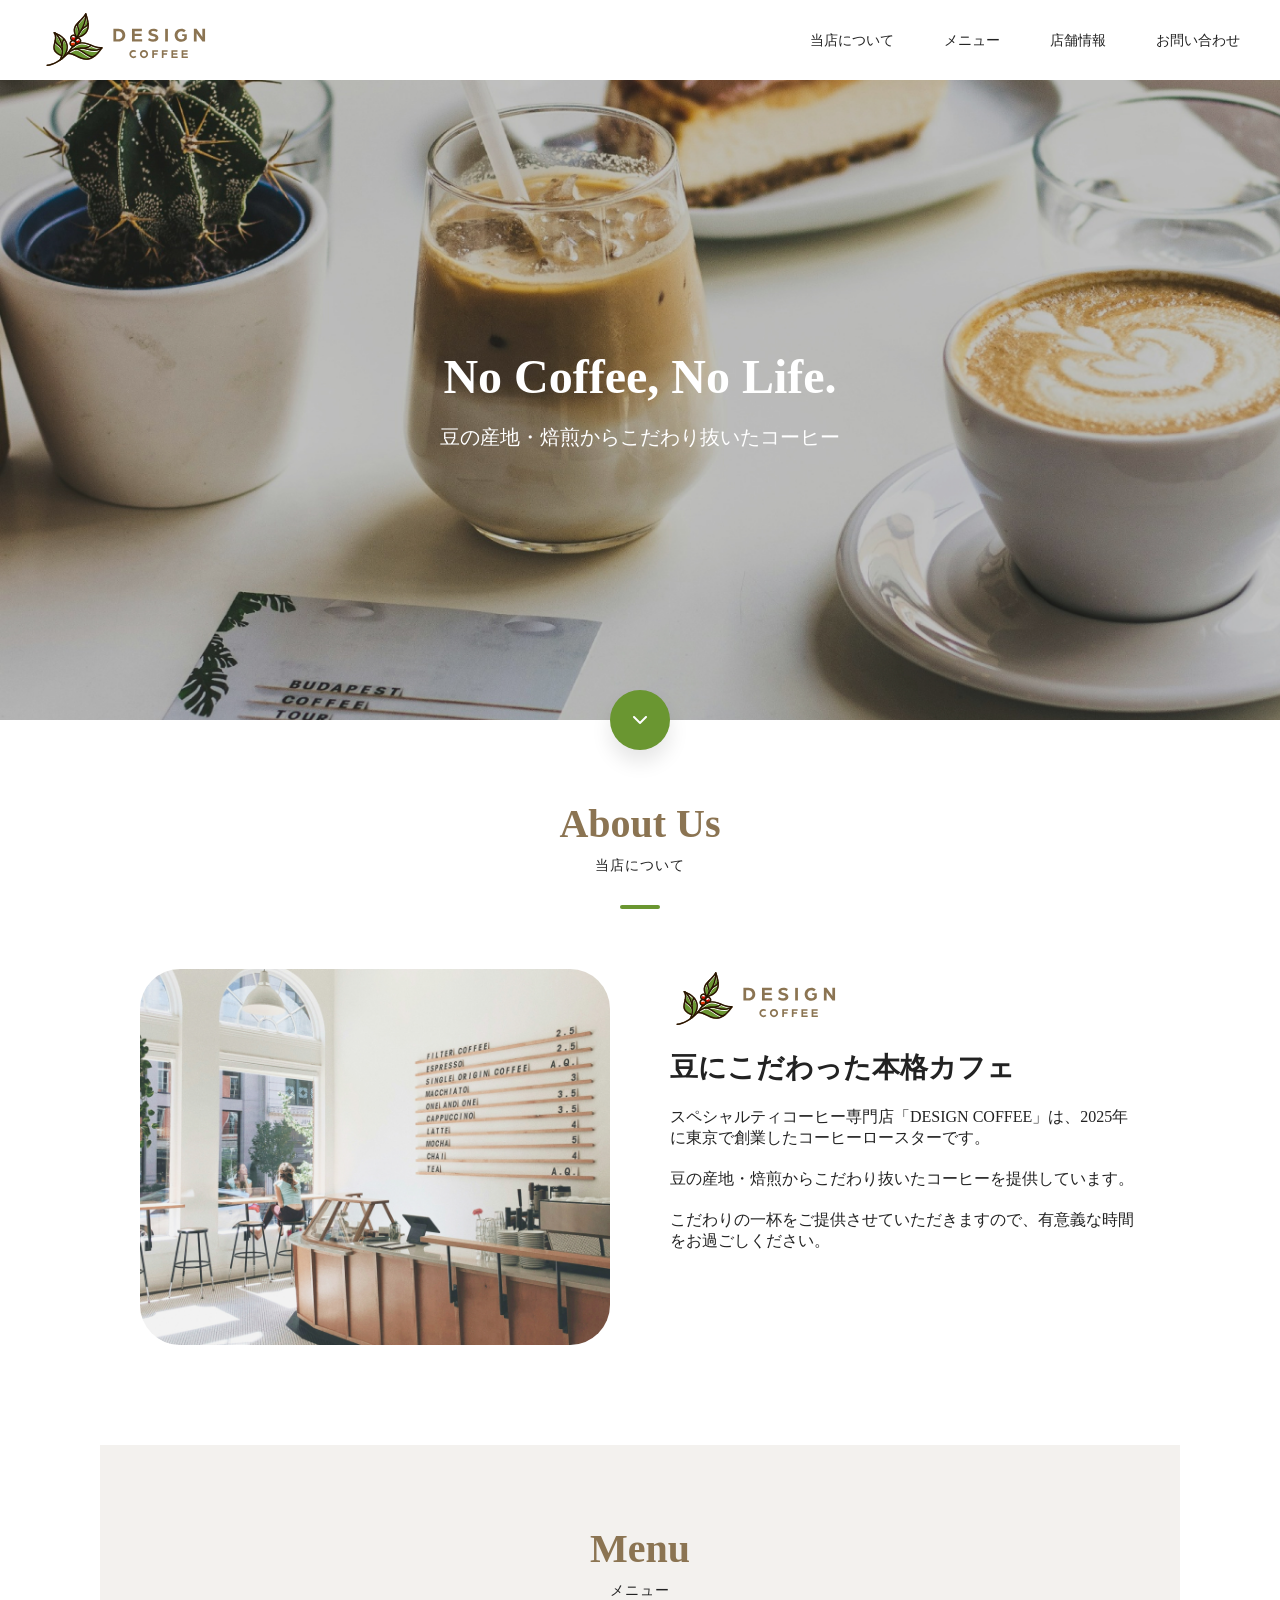
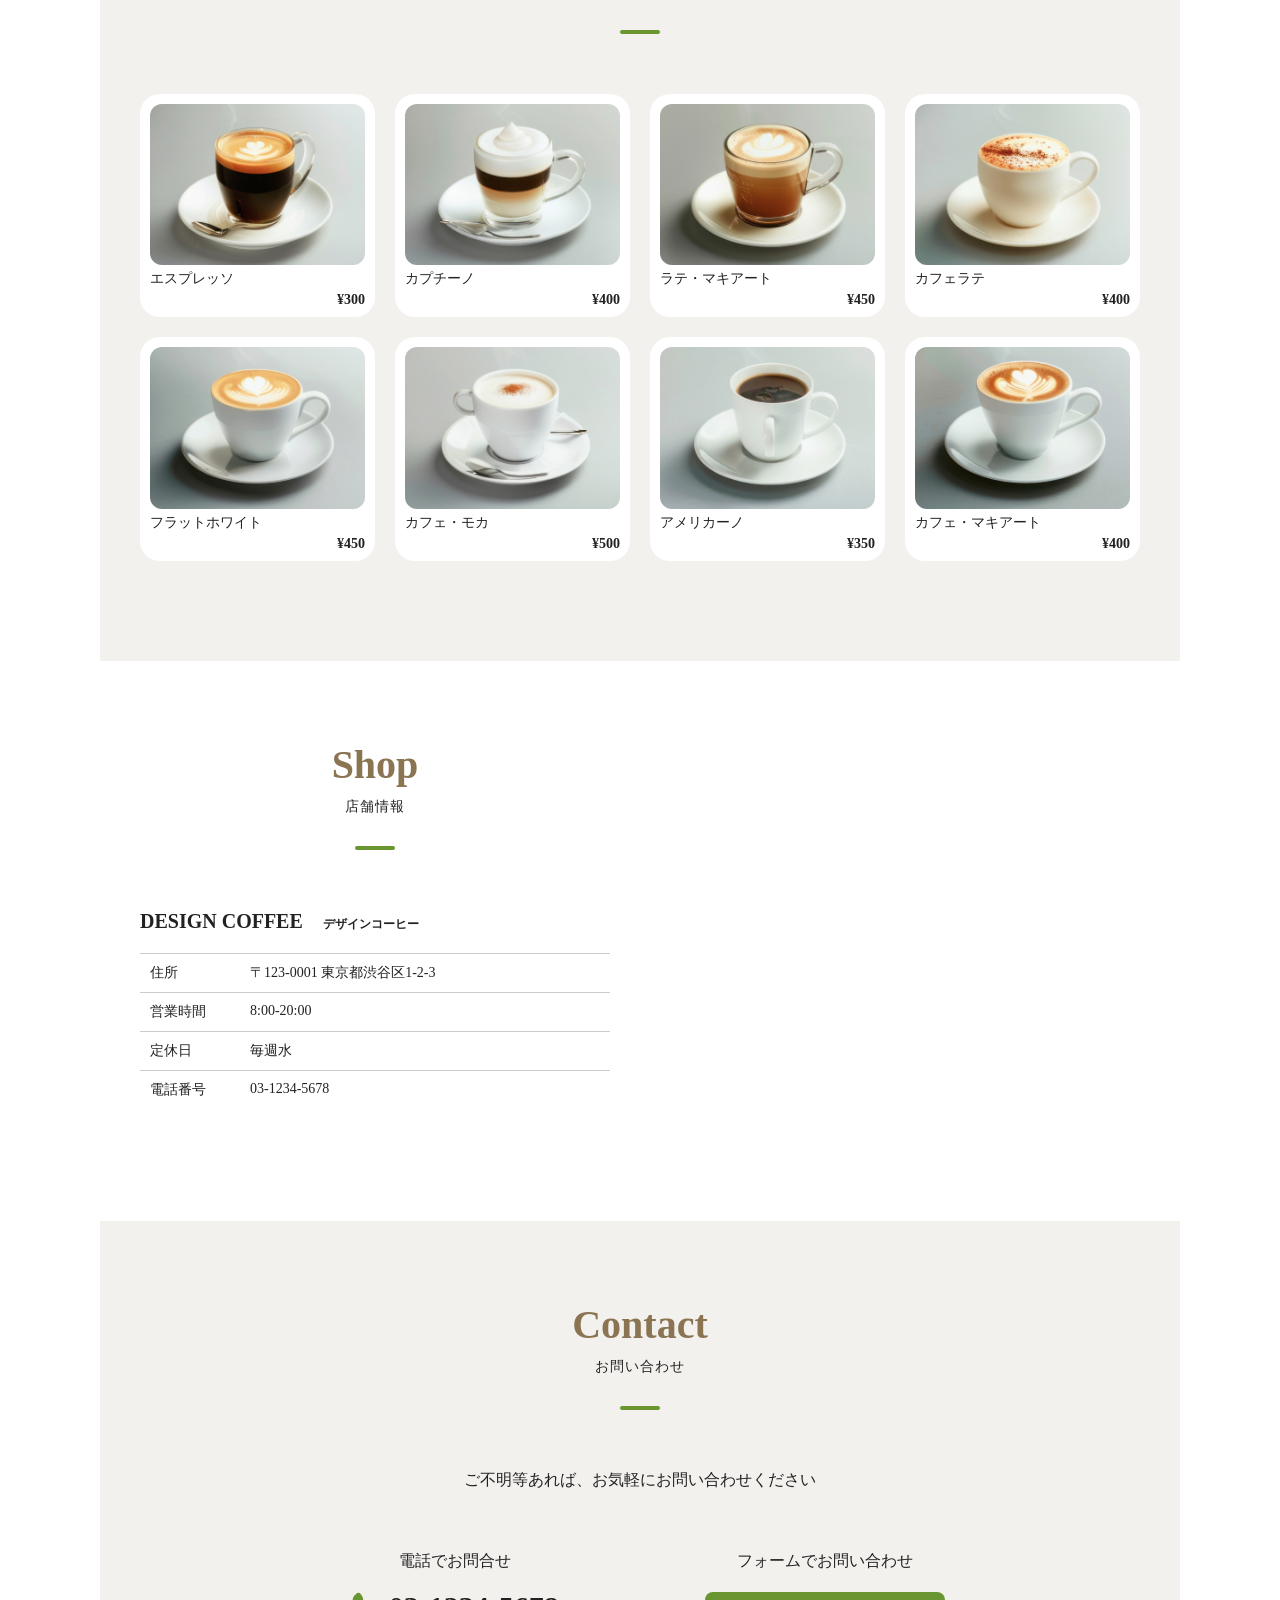
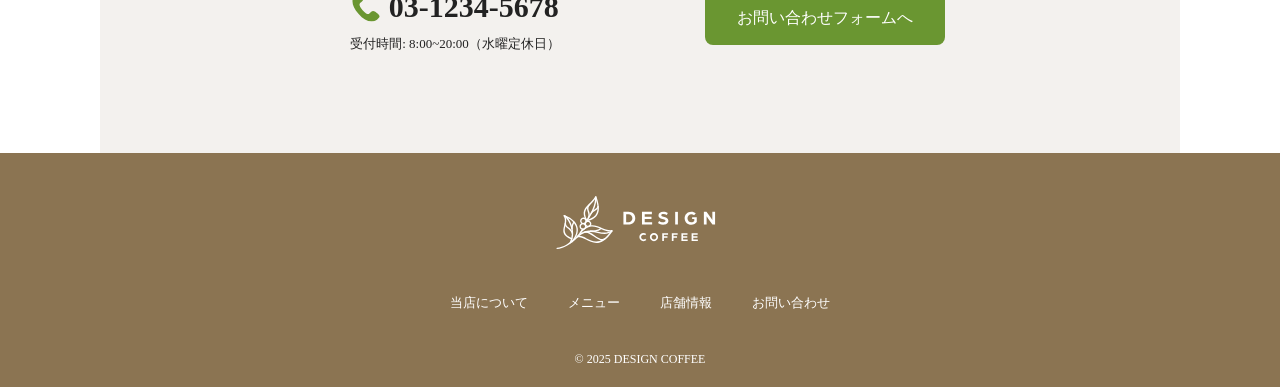
<file: index.html>
<!DOCTYPE html>
<html lang="ja">
<head>
  <meta charset="UTF-8">
  <meta name="viewport" content="width=device-width, initial-scale=1.0">
  <title>Document</title>
  <link rel="stylesheet" href="css/reset.css">
  <link rel="stylesheet" href="css/style.css">
</head>
<body>
  <header>
    <h1>
      <a href="index.html" class="logo">
        <img src="./img/logo.svg" alt="DESIGN COFFEEのロゴ">
      </a>
    </h1>
    <nav>
      <ul>
        <li><a href="index.html#about">当店について</a></li>
        <li><a href="index.html#menu">メニュー</a></li>
        <li><a href="index.html#shop">店舗情報</a></li>
        <li><a href="index.html#contact">お問い合わせ</a></li>
      </ul>
    </nav>
  </header>
  <!-- ヒーローセクション -->
  <section class="hero">
    <h2>No Coffee, No Life.</h2>
    <p>豆の産地・焙煎からこだわり抜いたコーヒー</p>
    <a href="#about">
      <img src="img/down.png" alt="下へスクロール">
    </a>
  </section>
  <!-- コンテナ -->
  <div class="container">
    <main>
      <!--共通セクション-->
      <section class="main-section about" id="about">
        <div class="container">
          <div class="heading-group">
            <h2>
              About Us
              <span>当店について</span>
            </h2>
          </div>
          <div class="layout">
            <div class="image">
              <img src="img/about-photo.jpg" alt="当店の写真">
            </div>
            <div class="text">
              <img src="img/logo.svg" alt="DESIGN COFFEEのロゴ">
              <h3>豆にこだわった本格カフェ</h3>
              <p>スペシャルティコーヒー専門店「DESIGN COFFEE」は、2025年に東京で創業したコーヒーロースターです。</p>
              <p>豆の産地・焙煎からこだわり抜いたコーヒーを提供しています。</p>
              <p>こだわりの一杯をご提供させていただきますので、有意義な時間をお過ごしください。</p>
            </div>
          </div>
        </div>
      </section>
      <!--共通セクション-->
      <section class="main-section menu" id="menu">
        <div class="container">
          <div class="heading-group">
            <h2>
              Menu
              <span>メニュー</span>
            </h2>
          </div>
          <ul class="menu-list">
            <li>
              <div class="menu-card">
                <img src="img/menu-1.jpg" alt="エスプレッソ">
                <p class="name">エスプレッソ</p>
                <p class="price">¥300</p>
              </div>
            </li>
            <li>
              <div class="menu-card">
                <img src="img/menu-2.jpg" alt="カプチーノ">
                <p class="name">カプチーノ</p>
                <p class="price">¥400</p>
              </div>
            </li>
            <li>
              <div class="menu-card">
                <img src="img/menu-3.jpg" alt="ラテ・マキアート">
                <p class="name">ラテ・マキアート</p>
                <p class="price">¥450</p>
              </div>
            </li>
            <li>
              <div class="menu-card">
                <img src="img/menu-4.jpg" alt="カフェラテ">
                <p class="name">カフェラテ</p>
                <p class="price">¥400</p>
              </div>
            </li>
            <li>
              <div class="menu-card">
                <img src="img/menu-5.jpg" alt="フラットホワイト">
                <p class="name">フラットホワイト</p>
                <p class="price">¥450</p>
              </div>
            </li>
            <li>
              <div class="menu-card">
                <img src="img/menu-6.jpg" alt="カフェ・モカ">
                <p class="name">カフェ・モカ</p>
                <p class="price">¥500</p>
              </div>
            </li>
            <li>
              <div class="menu-card">
                <img src="img/menu-7.jpg" alt="アメリカーノ">
                <p class="name">アメリカーノ</p>
                <p class="price">¥350</p>
              </div>
            </li>
            <li>
              <div class="menu-card">
                <img src="img/menu-8.jpg" alt="カフェ・マキアート">
                <p class="name">カフェ・マキアート</p>
                <p class="price">¥400</p>
              </div>
            </li>
          </ul>
        </div>
      </section>
      <!--共通セクション-->
      <section class="main-section shop" id="shop">
        <div class="container">
          <div class="layout">
            <div class="text">
              <div class="heading-group">
                <h2>
                  Shop
                  <span>店舗情報</span>
                </h2>
              </div>
              <h3>
                DESIGN COFFEE
                <span>デザインコーヒー</span>
              </h3>
              <dl>
                <dt>住所</dt>
                <dd>〒123-0001 東京都渋谷区1-2-3</dd>
                <dt>営業時間</dt>
                <dd>8:00-20:00</dd>
                <dt>定休日</dt>
                <dd>毎週水</dd>
                <dt>電話番号</dt>
                <dd>03-1234-5678</dd>
              </dl>
            </div>
            <div class="map">
              <iframe src="https://www.google.com/maps/embed?pb=!1m18!1m12!1m3!1d3227.5000243475206!2d138.17903997934565!3d36.00808119999999!2m3!1f0!2f0!3f0!3m2!1i1024!2i768!4f13.1!3m3!1m2!1s0x601c50e71f7adf49%3A0x2a9c9bdd30254f00!2z5YWs56uL6KuP6Kiq5p2x5Lqs55CG56eR5aSn5a2m!5e0!3m2!1sja!2sjp!4v1779074951734!5m2!1sja!2sjp" width="600" height="450" style="border:0;" allowfullscreen="" loading="lazy" referrerpolicy="no-referrer-when-downgrade"></iframe>
            </div>
          </div>
        </div>
      </section>
      <!--共通セクション-->
      <section class="main-section contact" id="contact">
        <div class="container">
          <div class="heading-group">
            <h2>
              Contact
              <span>お問い合わせ</span>
            </h2>
          </div>
          <p>ご不明等あれば、お気軽にお問い合わせください</p>
          <div class="layout">
            <div class="tel">
              <p class="label">電話でお問合せ</p>
              <a href="tel:0312345678" class="number">
                <img src="img/icon-tel.svg" alt="電話アイコン">
                03-1234-5678
              </a>
              <p class="hour">受付時間: 8:00~20:00（水曜定休日）</p>
            </div>
            <div class="form">
              <p class="label">フォームでお問い合わせ</p>
              <a href="contact.html" class="button">お問い合わせフォームへ</a>
            </div>
          </div>
        </div>
      </section>
    </main>
  </div>
  <footer>
    <a href="index.html" class="logo">
      <img src="img/logo-white.svg" alt="DESIGN COFFEEのロゴ">
    </a>
    <nav>
      <ul>
        <li>
          <a href="index.html#about">当店について</a>
        </li>
        <li>
          <a href="index.html#menu">メニュー</a>
        </li>
        <li>
          <a href="index.html#shop">店舗情報</a>
        </li>
        <li>
          <a href="index.html#contact">お問い合わせ</a>
        </li>
      </ul>
    </nav>
    <p class="copyright">&copy; 2025 DESIGN COFFEE</p>
  </footer>
</body>
</html>
</file>
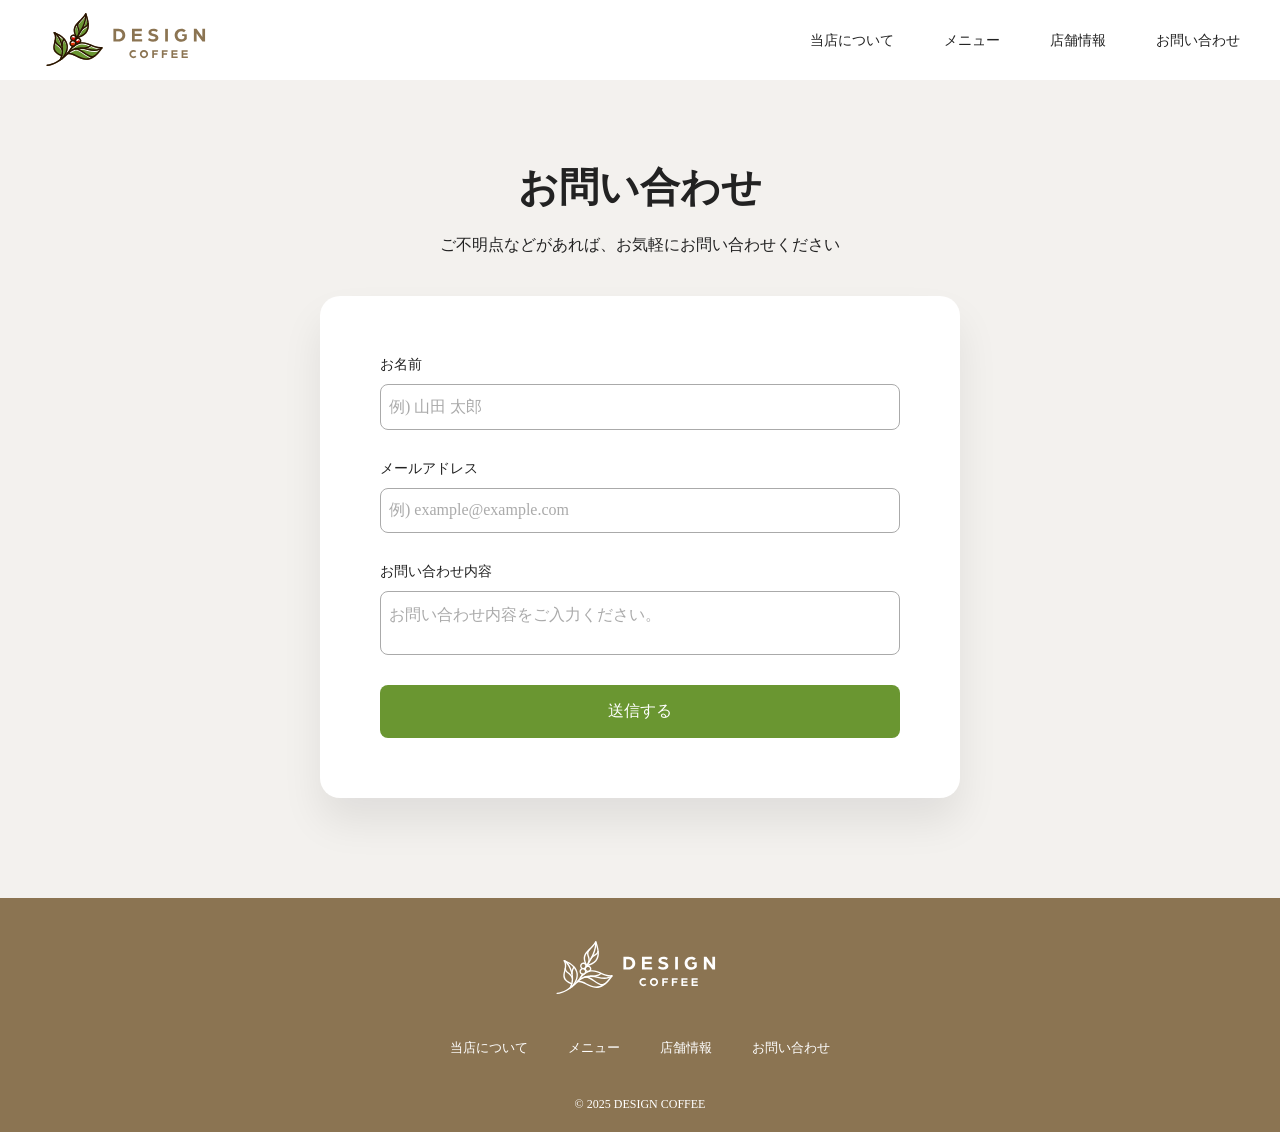
<file: contact.html>
<!DOCTYPE html>
<html lang="ja">
<head>
  <meta charset="UTF-8">
  <meta name="viewport" content="width=device-width, initial-scale=1.0">
  <title>Document</title>
  <link rel="stylesheet" href="css/reset.css">
  <link rel="stylesheet" href="css/style.css">
</head>
<body>
  <header>
    <h1>
      <a href="index.html" class="logo">
        <img src="./img/logo.svg" alt="DESIGN COFFEEのロゴ">
      </a>
    </h1>
    <nav>
      <ul>
        <li><a href="index.html#about">当店について</a></li>
        <li><a href="index.html#menu">メニュー</a></li>
        <li><a href="index.html#shop">店舗情報</a></li>
        <li><a href="index.html#contact">お問い合わせ</a></li>
      </ul>
    </nav>
  </header>
  <main class="lower-main">
    <div class="lower-heading-group">
      <h2>お問い合わせ</h2>
      <p>ご不明点などがあれば、お気軽にお問い合わせください</p>
    </div>
    <form class="form-box" action="https://api.staticforms.xyz/submit" method="post">
      <input type="hidden" name="accessKey" value="sf_480dba7e7ee1500f81c0fadd">
      <input type="hidden" name="redirectTo" value="https://www.sus.ac.jp/">
      <div class="form-item">
        <label>お名前</label>
        <input type="text" name="name" placeholder="例) 山田 太郎">
      </div>
      <div class="form-item">
        <label>メールアドレス</label>
        <input type="email" name="email" placeholder="例) example@example.com">
      </div>
      <div class="form-item">
        <label>お問い合わせ内容</label>
        <textarea rows="2" name="message" placeholder="お問い合わせ内容をご入力ください。"></textarea>
      </div>
      <div class="form-item">
        <button type="submit">送信する</button>
      </div>
    </form>
  </main>
  <footer>
    <a href="index.html" class="logo">
      <img src="img/logo-white.svg" alt="DESIGN COFFEEのロゴ">
    </a>
    <nav>
      <ul>
        <li>
          <a href="index.html#about">当店について</a>
        </li>
        <li>
          <a href="index.html#menu">メニュー</a>
        </li>
        <li>
          <a href="index.html#shop">店舗情報</a>
        </li>
        <li>
          <a href="index.html#contact">お問い合わせ</a>
        </li>
      </ul>
    </nav>
    <p class="copyright">&copy; 2025 DESIGN COFFEE</p>
  </footer>
</body>
</html>
</file>
<file: css/style.css>
@charset "utf-8";
header {
  padding: 10px 40px;
  display: flex;
  align-items: center;
  justify-content: space-between;
  .logo {
    display: block;
    img {
      display: block;
      height: 60px;
    }
  }
  nav {
    ul {
      display: flex;
      align-items: center;
      gap: 50px;
    }
    a {
      font-size: 14px;
      font-weight: 400;
      &:hover {
        color: #6a9631;
        text-decoration: underline;
      }
    }
  }
}
.hero {
  color: #fff;
  text-align: center;
  height: 640px;
  background-image: url(../img/hero-background.jpg);
  background-size: cover;
  display: flex;
  flex-direction: column;
  align-items: center;
  justify-content: center;
  position: relative;
  h2 {
    font-size: 48px;
    font-weight: 700;
  }
  p {
    font-size: 20px;
    font-weight: 400;
    margin-top: 20px;
  }
  a {
    display: grid;
    place-items: center;
    width: 60px;
    height: 60px;
    background-color: #6a9631;
    border-radius: 50%;
    box-shadow: 0px 12px 20px rgb(0 0 0 / 0.1);
    position: absolute;
    left: 50%;
    bottom: 0;
    translate: -50% 50%;
    img {
      width: 24px;
      height: 24px;
    }
  }
}
.container {
  max-width: 1160px;
  margin: 0 auto;
  padding-inline: 40px;
}
main {
  /*共通セクション*/
  .main-section {
    padding: 80px 0 100px;
    .heading-group {
      text-align: center;
      margin: 0 0 60px;
      h2 {
        color: #8b7452;
        font-size: 40px;
        font-weight: 700;
      }
      span {
        color: #222;
        font-size: 14px;
        font-weight: 400;
        letter-spacing: 0.08em;
        display: block;
        margin-top: 10px;
      }
      &::after {
        content: "";
        display: block;
        width: 40px;
        height: 4px;
        background-color: #6a9631;
        border-radius: 4px;
        margin: 30px auto 0;
      }
    }
  }
}
.about {
  .layout {
    display: grid;
    grid-template-columns: 1fr 1fr;
    align-items: start;
    gap: 60px;
  }
  .image {
    border-radius: 40px;
    overflow: hidden;
    img {
      width: 100%;
      aspect-ratio: 5/4;
      object-fit: cover;
    }
  }
  .text {
    img {
      height: 60px;
    }
    h3 {
      font-size: 28px;
      font-weight: 700;
      margin-top: 20px;
    }
    p {
      margin-top: 20px;
    }
  }
}
.menu {
  background-color: #f3f1ee;
}
.menu-card {
  padding: 10px;
  background-color: #fff;
  border-radius: 20px;
  display: grid;
  gap: 5px;
  img {
    width: 100%;
    aspect-ratio: 4/3;
    object-fit: cover;
    border-radius: 12px;
  }
  .name {
    font-size: 14px;
  }
  .price {
    font-size: 14px;
    font-weight: 700;
    line-height: 1;
    letter-spacing: 0;
    text-align: right;
  }
}
.menu-list {
  display: grid;
  grid-template-columns: 1fr 1fr 1fr 1fr;
  gap: 20px;
}
.shop {
  .layout {
    display: grid;
    grid-template-columns: 1fr 1fr;
    align-items: start;
    gap: 60px;
  }
  .text {
    h3 {
      text-align: center;
      font-size: 20px;
      font-weight: 700;
      margin: 0 0 20px;
      display: flex;
      align-items: baseline;
      gap: 1em;
      span {
        font-size: 0.6em;
      }
    }
    dl {
      display: grid;
      grid-template-columns: 100px 1fr;
      dt,dd {
        font-size: 14px;
        padding: 10px;
        border-top: 1px solid #ccc;
      }
    }
  }
  .map {
    border-radius: 40px;
    overflow: hidden;
    iframe {
      width: 100%;
      height: auto;
      aspect-ratio: 5/4;
    }
  }
}
.contact {
  text-align: center;
  background-color: #f3f1ee;
  .layout {
    display: grid;
    grid-template-columns: 1fr 1fr;
    gap: 40px;
    margin-top: 60px;
    margin-inline: auto;
    max-width: 700px;
  }
  .label {
    margin-bottom: 20px;
  }
  .number {
    font-size: 30px;
    font-weight: 700;
    line-height: 1;
    letter-spacing: 0;
    img {
      width: 1em;
    }
  }
  .hour {
    font-size: 13px;
    display: block;
    margin-top: 1em;
  }
  .button {
    display: inline-block;
    color: #fff;
    background-color: #6a9631;
    padding: 1em 2em;
    border-radius: 8px;
  }
}
footer {
  color: #fff;
  background-color: #8b7452;
  padding: 40px 20px 20px;
  display: grid;
  justify-items: center;
  gap: 40px;
  .logo {
    display: block;
    img {
      display: block;
      height: 60px;
    }
  }
  ul {
    display: flex;
    gap: 40px;
    a {
      font-size: 13px;
    }
  }
  .copyright {
    font-size: 12px;
  }
}
.lower-main {
  padding: 80px 0 100px;
  background-color: #f3f1ee;
}
.lower-heading-group {
  text-align: center;
  display: grid;
  justify-items: center;
  gap: 20px;
  margin: 0 0 40px;
  h2 {
    font-size: 40px;
    font-weight: 700;
  }
}
.form-box {
  max-width: 640px;
  margin: 0 auto;
  border-radius: 20px;
  padding: 60px;
  background-color: #fff;
  box-shadow: 0px 24px 40px rgb(0 0 0 / 0.08);
}
.form-item {
  display: grid;
  gap: 10px;
  label {
    font-size: 14px;
  }
  + .form-item {
    margin-top: 30px;
  }
  input,textarea {
    border: 1px solid #aaa;
    padding: 0.8em 0.5em;
    border-radius: 8px;
    &::placeholder {
      color: #aaa;
    }
  }
  textarea {
    resize: none;
  }
  button {
    font-size: 16px;
    display: inline-block;
    color: #fff;
    background-color: #6a9631;
    border: none;
    padding: 1em 2em;
    border-radius: 8px;
    &:hover {
      background-color: #517521;
    }
  }
  button {
    font-size: 16px;
    display: inline-block;
    color: #fff;
    background-color: #6a9631;
    border: none;
    padding: 1em 2em;
    &:hover {
      background-color: #517521;
    }
  }
}
</file>
